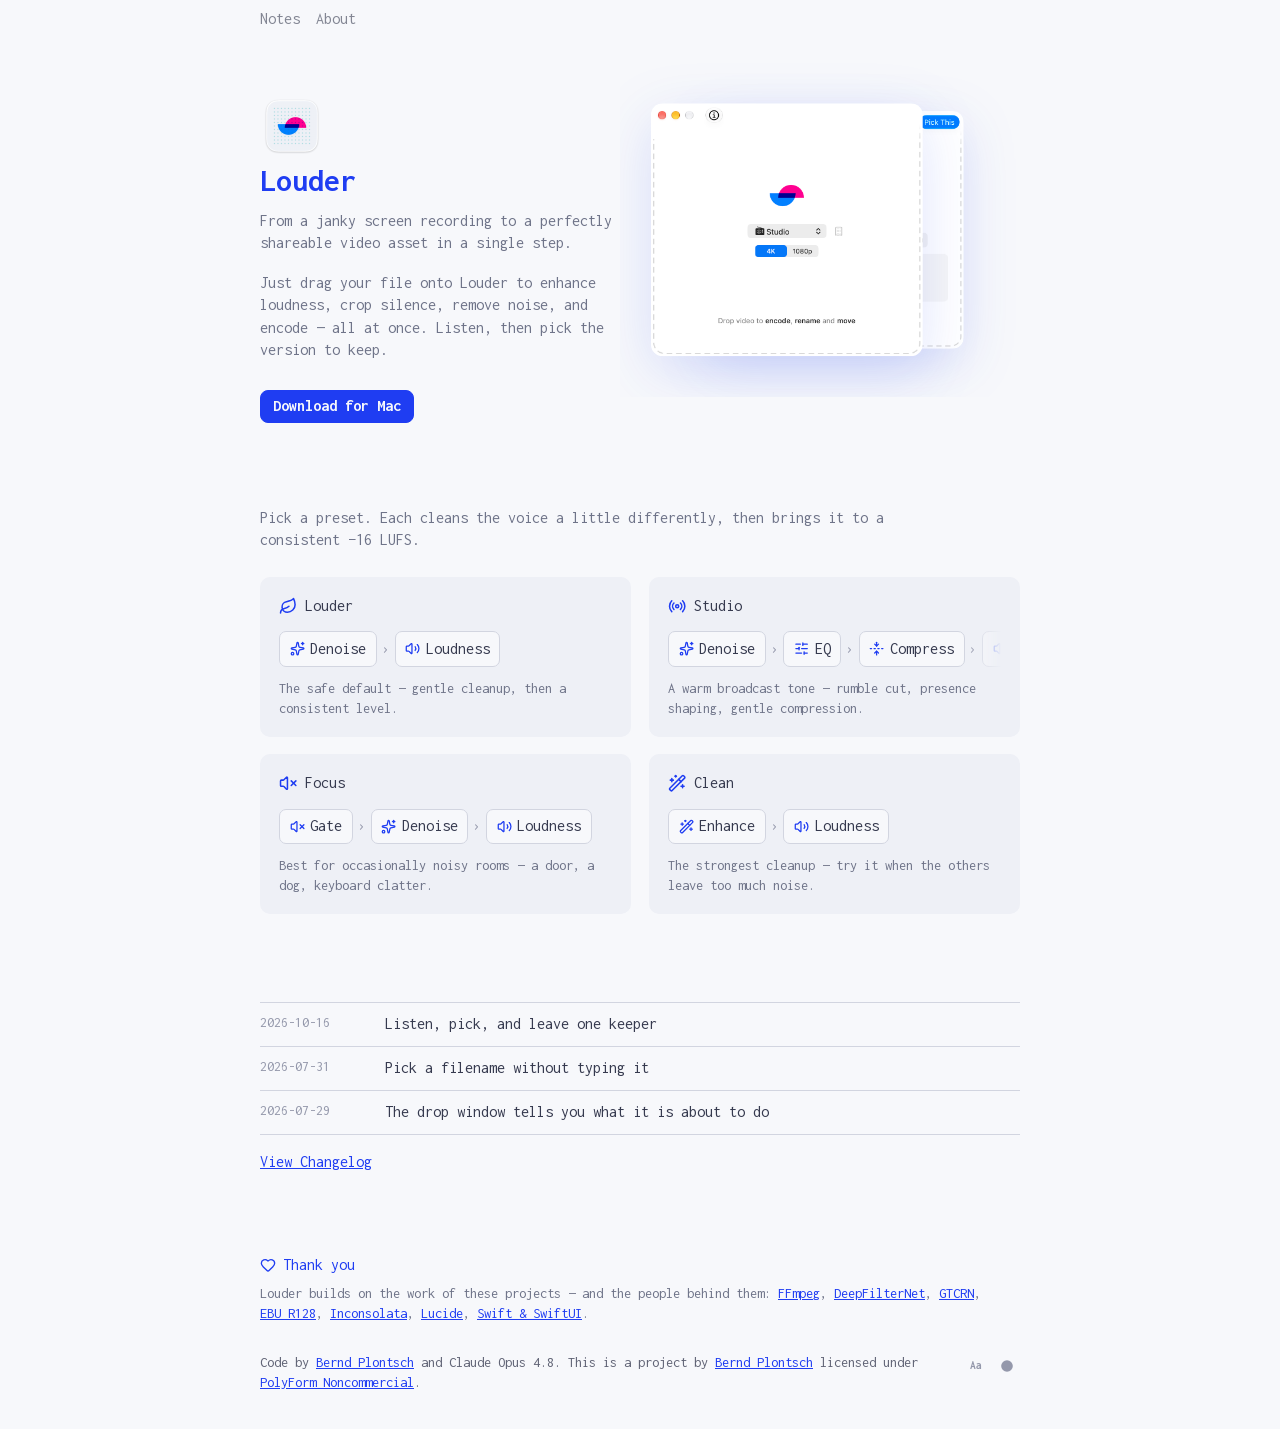
<file: docs/blog/index.html>
<!DOCTYPE html>
<!--
  Louder Website — self-contained static HTML served by GitHub Pages from /docs.
-->
<html lang="en">
<head>
<meta charset="utf-8">
<meta name="viewport" content="width=device-width, initial-scale=1">
<title>Louder for macOS</title>
<meta name="description" content="Louder is an open-source macOS app: drop a video and the voice gets loud and clear — loudness, denoise, silence-crop and re-encode in one step.">
<meta name="theme-color" content="#1e1e2e" media="(prefers-color-scheme: dark)">
<meta name="theme-color" content="#f7f8fb" media="(prefers-color-scheme: light)">
<link rel="canonical" href="https://berndpl.github.io/Louder/blog/">

<meta property="og:type" content="website">
<meta property="og:site_name" content="Louder">
<meta property="og:title" content="Louder for macOS">
<meta property="og:description" content="Drop a video. The voice gets loud and clear. That's it. An open-source macOS app.">
<meta property="og:url" content="https://berndpl.github.io/Louder/blog/">
<meta property="og:image" content="https://berndpl.github.io/Louder/blog/img/og.png">
<meta property="og:image:width" content="1200">
<meta property="og:image:height" content="630">
<meta property="og:image:alt" content="Louder for macOS — app icon and tagline">

<meta name="twitter:card" content="summary_large_image">
<meta name="twitter:title" content="Louder for macOS">
<meta name="twitter:description" content="Drop a video. The voice gets loud and clear. That's it. An open-source macOS app.">
<meta name="twitter:image" content="https://berndpl.github.io/Louder/blog/img/og.png">

<link rel="icon" href="img/favicon.ico" sizes="any">
<link rel="icon" href="img/favicon-16.png" type="image/png" sizes="16x16">
<link rel="icon" href="img/favicon-32.png" type="image/png" sizes="32x32">
<link rel="icon" href="img/favicon-48.png" type="image/png" sizes="48x48">
<link rel="apple-touch-icon" href="img/apple-touch-icon.png" sizes="180x180">
<link rel="icon" href="img/icon.png" type="image/png" sizes="256x256">
<script src="family-theme.js"></script>
<link rel="stylesheet" href="style.css">
<link rel="stylesheet" href="project-theme.css">
<link rel="stylesheet" href="family-theme.css">
<link rel="stylesheet" href="family-typography.css">
<link rel="stylesheet" href="family-header.css">
<link rel="stylesheet" href="family-footer.css">
<link rel="stylesheet" href="family-actions.css">
</head>
<body>
<a class="skip-link" href="#top">Skip to content</a>
<header class="topbar">
  <div class="topbar-inner">
    <div class="nav-left">
      <nav class="site-nav" aria-label="Bernd Plontsch">
        <a class="nav-link notes-link" href="https://notes.plontsch.de/">Notes</a>
        <a class="nav-link about-link" href="https://plontsch.de/">About</a>
      </nav>
    </div>
  </div>
</header>

<svg xmlns="http://www.w3.org/2000/svg" width="0" height="0" style="position:absolute" fill="none" stroke="currentColor" stroke-width="2" stroke-linecap="round" stroke-linejoin="round" aria-hidden="true">
  <symbol id="i-leaf" viewBox="0 0 24 24"><path d="M11 20A7 7 0 0 1 9.8 6.1C15.5 5 17 4.48 19 2c1 2 2 4.18 2 8 0 5.5-4.78 10-10 10Z"/><path d="M2 21c0-3 1.85-5.36 5.08-6C9.5 14.52 12 13 13 12"/></symbol>
  <symbol id="i-radio" viewBox="0 0 24 24"><path d="M16.247 7.761a6 6 0 0 1 0 8.478"/><path d="M19.075 4.933a10 10 0 0 1 0 14.134"/><path d="M4.925 19.067a10 10 0 0 1 0-14.134"/><path d="M7.753 16.239a6 6 0 0 1 0-8.478"/><circle cx="12" cy="12" r="2"/></symbol>
  <symbol id="i-volume-x" viewBox="0 0 24 24"><path d="M11 4.702a.705.705 0 0 0-1.203-.498L6.413 7.587A1.4 1.4 0 0 1 5.416 8H3a1 1 0 0 0-1 1v6a1 1 0 0 0 1 1h2.416a1.4 1.4 0 0 1 .997.413l3.383 3.384A.705.705 0 0 0 11 19.298z"/><line x1="22" x2="16" y1="9" y2="15"/><line x1="16" x2="22" y1="9" y2="15"/></symbol>
  <symbol id="i-wand-sparkles" viewBox="0 0 24 24"><path d="m21.64 3.64-1.28-1.28a1.21 1.21 0 0 0-1.72 0L2.36 18.64a1.21 1.21 0 0 0 0 1.72l1.28 1.28a1.2 1.2 0 0 0 1.72 0L21.64 5.36a1.2 1.2 0 0 0 0-1.72"/><path d="m14 7 3 3"/><path d="M5 6v4"/><path d="M19 14v4"/><path d="M10 2v2"/><path d="M7 8H3"/><path d="M21 16h-4"/><path d="M11 3H9"/></symbol>
  <symbol id="i-sparkles" viewBox="0 0 24 24"><path d="M11.017 2.814a1 1 0 0 1 1.966 0l1.051 5.558a2 2 0 0 0 1.594 1.594l5.558 1.051a1 1 0 0 1 0 1.966l-5.558 1.051a2 2 0 0 0-1.594 1.594l-1.051 5.558a1 1 0 0 1-1.966 0l-1.051-5.558a2 2 0 0 0-1.594-1.594l-5.558-1.051a1 1 0 0 1 0-1.966l5.558-1.051a2 2 0 0 0 1.594-1.594z"/><path d="M20 2v4"/><path d="M22 4h-4"/><circle cx="4" cy="20" r="2"/></symbol>
  <symbol id="i-volume-2" viewBox="0 0 24 24"><path d="M11 4.702a.705.705 0 0 0-1.203-.498L6.413 7.587A1.4 1.4 0 0 1 5.416 8H3a1 1 0 0 0-1 1v6a1 1 0 0 0 1 1h2.416a1.4 1.4 0 0 1 .997.413l3.383 3.384A.705.705 0 0 0 11 19.298z"/><path d="M16 9a5 5 0 0 1 0 6"/><path d="M19.364 18.364a9 9 0 0 0 0-12.728"/></symbol>
  <symbol id="i-sliders-horizontal" viewBox="0 0 24 24"><path d="M10 5H3"/><path d="M12 19H3"/><path d="M14 3v4"/><path d="M16 17v4"/><path d="M21 12h-9"/><path d="M21 19h-5"/><path d="M21 5h-7"/><path d="M8 10v4"/><path d="M8 12H3"/></symbol>
  <symbol id="i-fold-vertical" viewBox="0 0 24 24"><path d="M12 22v-6"/><path d="M12 8V2"/><path d="M4 12H2"/><path d="M10 12H8"/><path d="M16 12h-2"/><path d="M22 12h-2"/><path d="m15 19-3-3-3 3"/><path d="m15 5-3 3-3-3"/></symbol>
  <symbol id="i-heart" viewBox="0 0 24 24"><path d="M2 9.5a5.5 5.5 0 0 1 9.591-3.676.56.56 0 0 0 .818 0A5.49 5.49 0 0 1 22 9.5c0 2.29-1.5 4-3 5.5l-5.492 5.313a2 2 0 0 1-3 .019L5 15c-1.5-1.5-3-3.2-3-5.5"/></symbol>
</svg>

<main id="top" tabindex="-1">
  <header class="hero hero-with-shot">
    <div class="hero-copy">
      <img class="hero-icon" src="img/icon.png" alt="Louder app icon" width="256" height="256">
      <h1>Louder</h1>
      <p class="tagline">From a janky screen recording to a perfectly shareable video asset in a single step.</p>
      <p class="short">Just drag your file onto Louder to enhance loudness, crop silence, remove noise, and encode — all at once. Listen, then pick the version to keep.</p>
      <p class="hero-cta">
        <a class="action-link" href="https://github.com/berndpl/Louder/releases/latest">Download for Mac</a>
      </p>
    </div>
    <figure class="hero-shot screen-stack" aria-label="Louder app screenshots">
      <div class="screen is-front"><img src="img/hero-drop.png" alt="Louder — choose a preset and drop a recording" width="920" height="856"></div>
      <div class="screen is-mid"><img src="img/hero-compare.png" alt="Louder — select a result, choose whether to keep the original, then Pick This" width="920" height="856"></div>
      <button class="screen-cycle" type="button" aria-label="Show next Louder screenshot"></button>
    </figure>
  </header>

  <section id="presets" aria-label="Presets">
    <p class="section-lead">Pick a preset. Each cleans the voice a little differently, then brings it to a consistent −16&nbsp;LUFS.</p>
    <div class="presets">
      <article class="preset">
        <h3><svg class="sym" aria-hidden="true"><use href="#i-leaf"/></svg>Louder</h3>
        <div class="chain">
          <button class="node" data-detail="DeepFilterNet3 removes steady background noise and hiss, keeping the voice intact."><svg class="sym" aria-hidden="true"><use href="#i-sparkles"/></svg>Denoise</button>
          <span class="arrow">›</span>
          <button class="node" data-detail="Normalizes to −16 LUFS (EBU R128), encoded as 48 kHz AAC-LC."><svg class="sym" aria-hidden="true"><use href="#i-volume-2"/></svg>Loudness</button>
        </div>
        <p class="step-detail">The safe default — gentle cleanup, then a consistent level.</p>
      </article>

      <article class="preset">
        <h3><svg class="sym" aria-hidden="true"><use href="#i-radio"/></svg>Studio</h3>
        <div class="chain">
          <button class="node" data-detail="DeepFilterNet3 removes steady background noise and hiss, keeping the voice intact."><svg class="sym" aria-hidden="true"><use href="#i-sparkles"/></svg>Denoise</button>
          <span class="arrow">›</span>
          <button class="node" data-detail="Corrective tone shaping — high-pass, warmth, presence and de-harsh EQ."><svg class="sym" aria-hidden="true"><use href="#i-sliders-horizontal"/></svg>EQ</button>
          <span class="arrow">›</span>
          <button class="node" data-detail="Evens out level dynamics for a steadier, broadcast feel."><svg class="sym" aria-hidden="true"><use href="#i-fold-vertical"/></svg>Compress</button>
          <span class="arrow">›</span>
          <button class="node" data-detail="Normalizes to −16 LUFS (EBU R128), encoded as 48 kHz AAC-LC."><svg class="sym" aria-hidden="true"><use href="#i-volume-2"/></svg>Loudness</button>
        </div>
        <p class="step-detail">A warm broadcast tone — rumble cut, presence shaping, gentle compression.</p>
      </article>

      <article class="preset">
        <h3><svg class="sym" aria-hidden="true"><use href="#i-volume-x"/></svg>Focus</h3>
        <div class="chain">
          <button class="node" data-detail="Ducks intermittent background events between words (Apple SoundAnalysis)."><svg class="sym" aria-hidden="true"><use href="#i-volume-x"/></svg>Gate</button>
          <span class="arrow">›</span>
          <button class="node" data-detail="DeepFilterNet3 removes steady background noise and hiss, keeping the voice intact."><svg class="sym" aria-hidden="true"><use href="#i-sparkles"/></svg>Denoise</button>
          <span class="arrow">›</span>
          <button class="node" data-detail="Normalizes to −16 LUFS (EBU R128), encoded as 48 kHz AAC-LC."><svg class="sym" aria-hidden="true"><use href="#i-volume-2"/></svg>Loudness</button>
        </div>
        <p class="step-detail">Best for occasionally noisy rooms — a door, a dog, keyboard clatter.</p>
      </article>

      <article class="preset">
        <h3><svg class="sym" aria-hidden="true"><use href="#i-wand-sparkles"/></svg>Clean</h3>
        <div class="chain">
          <button class="node" data-detail="Rebuilds the voice with an on-device neural model (GTCRN). Band-limited — clearer but slightly duller."><svg class="sym" aria-hidden="true"><use href="#i-wand-sparkles"/></svg>Enhance</button>
          <span class="arrow">›</span>
          <button class="node" data-detail="Normalizes to −16 LUFS (EBU R128), encoded as 48 kHz AAC-LC."><svg class="sym" aria-hidden="true"><use href="#i-volume-2"/></svg>Loudness</button>
        </div>
        <p class="step-detail">The strongest cleanup — try it when the others leave too much noise.</p>
      </article>
    </div>
  </section>

  <section id="posts" aria-label="Recent changes">
    <div class="log">
      <a class="log-row" href="changelog.html#pick-this"><time class="log-date" datetime="2026-10-16">2026-10-16</time><p class="log-title">Listen, pick, and leave one keeper</p></a>
      <a class="log-row" href="changelog.html#filename-menu"><time class="log-date" datetime="2026-07-31">2026-07-31</time><p class="log-title">Pick a filename without typing it</p></a>
      <a class="log-row" href="changelog.html#drop-screen-options"><time class="log-date" datetime="2026-07-29">2026-07-29</time><p class="log-title">The drop window tells you what it is about to do</p></a>
    </div>
    <a class="changelog-cta" href="changelog.html">View Changelog</a>
  </section>

  <section id="thanks" class="colophon" aria-labelledby="thanks-title">
    <h2 id="thanks-title"><svg class="sym" aria-hidden="true"><use href="#i-heart"/></svg> Thank you</h2>
    <p class="thanks-intro">Louder builds on the work of these projects — and the people behind them:
      <a href="https://ffmpeg.org">FFmpeg</a>,
      <a href="https://github.com/Rikorose/DeepFilterNet">DeepFilterNet</a>,
      <a href="https://github.com/Xiaobin-Rong/gtcrn">GTCRN</a>,
      <a href="https://tech.ebu.ch/publications/r128">EBU R128</a>,
      <a href="https://github.com/googlefonts/Inconsolata">Inconsolata</a>,
      <a href="https://lucide.dev">Lucide</a>,
      <a href="https://www.swift.org">Swift &amp; SwiftUI</a>.
    </p>
  </section>
</main>

<footer>
  <div class="footer-row">
    <p>Code by <a href="https://plontsch.de/">Bernd Plontsch</a> and Claude Opus 4.8. This is a project by <a href="https://plontsch.de/">Bernd Plontsch</a> licensed under <a href="https://github.com/berndpl/Louder/blob/main/LICENSE">PolyForm Noncommercial</a>.</p>
    <div class="footer-controls">
      <button class="font-toggle" type="button" aria-label="Switch font">Aa</button>
      <button class="theme-toggle" type="button" aria-label="Toggle color theme"></button>
    </div>
  </div>
</footer>

<script src="family-footer.js"></script>
<script>
function updateChainFade(chain) {
  var more = chain.scrollWidth - chain.clientWidth - chain.scrollLeft > 2;
  chain.classList.toggle('can-scroll-right', more);
}

function updateChainFades() {
  document.querySelectorAll('.chain').forEach(updateChainFade);
}

document.querySelectorAll('.chain').forEach(function (chain) {
  chain.addEventListener('scroll', function () { updateChainFade(chain); });
});
window.addEventListener('resize', updateChainFades);
updateChainFades();

(function () {
  var stack = document.querySelector('.screen-stack');
  if (!stack) return;
  var items = [].slice.call(stack.children);
  var cycleButton = stack.querySelector('.screen-cycle');
  items = items.filter(function (element) { return element.classList.contains('screen'); });
  if (items.length < 2) return;
  var slots = ['is-front', 'is-mid', 'is-back'];
  var order = items.slice();

  function render() {
    order.forEach(function (element, index) {
      slots.forEach(function (slot) { element.classList.remove(slot); });
      element.classList.add(slots[Math.min(index, slots.length - 1)]);
    });
  }

  function advance() {
    order = order.slice(1).concat(order.slice(0, 1));
    render();
  }

  cycleButton.addEventListener('click', advance);
  render();
})();

document.querySelectorAll('.preset').forEach(function (card) {
  var detail = card.querySelector('.step-detail');
  var defaultDetail = detail.textContent;
  var nodes = card.querySelectorAll('.node');

  function show(node) {
    nodes.forEach(function (item) { item.classList.remove('active'); });
    node.classList.add('active');
    detail.textContent = node.dataset.detail;
  }

  function reset() {
    nodes.forEach(function (item) { item.classList.remove('active'); });
    detail.textContent = defaultDetail;
  }

  nodes.forEach(function (node) {
    node.addEventListener('mouseenter', function () { show(node); });
    node.addEventListener('focus', function () { show(node); });
    node.addEventListener('click', function () { show(node); });
  });

  card.addEventListener('mouseleave', function () {
    if (!card.contains(document.activeElement)) reset();
  });
  card.addEventListener('focusout', function (event) {
    if (!card.contains(event.relatedTarget)) reset();
  });
});
</script>
</body>
</html>
</file>
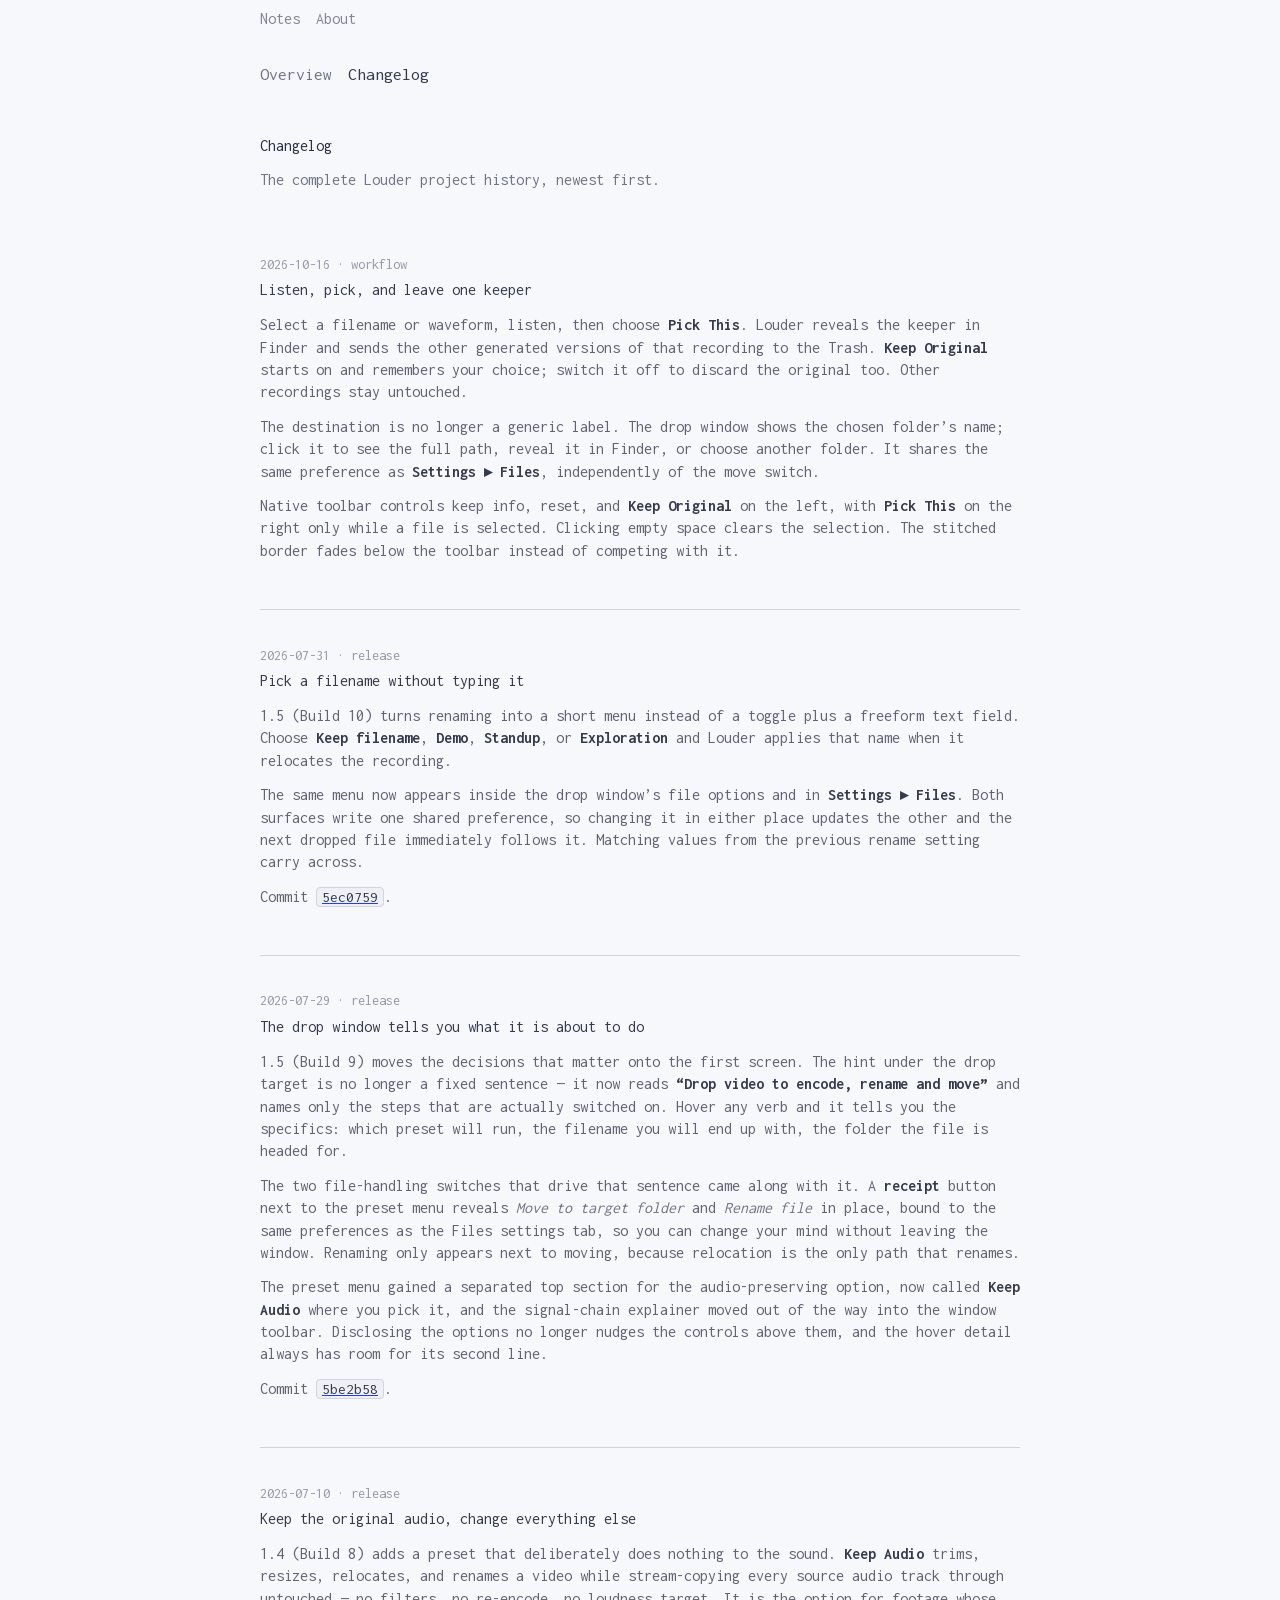
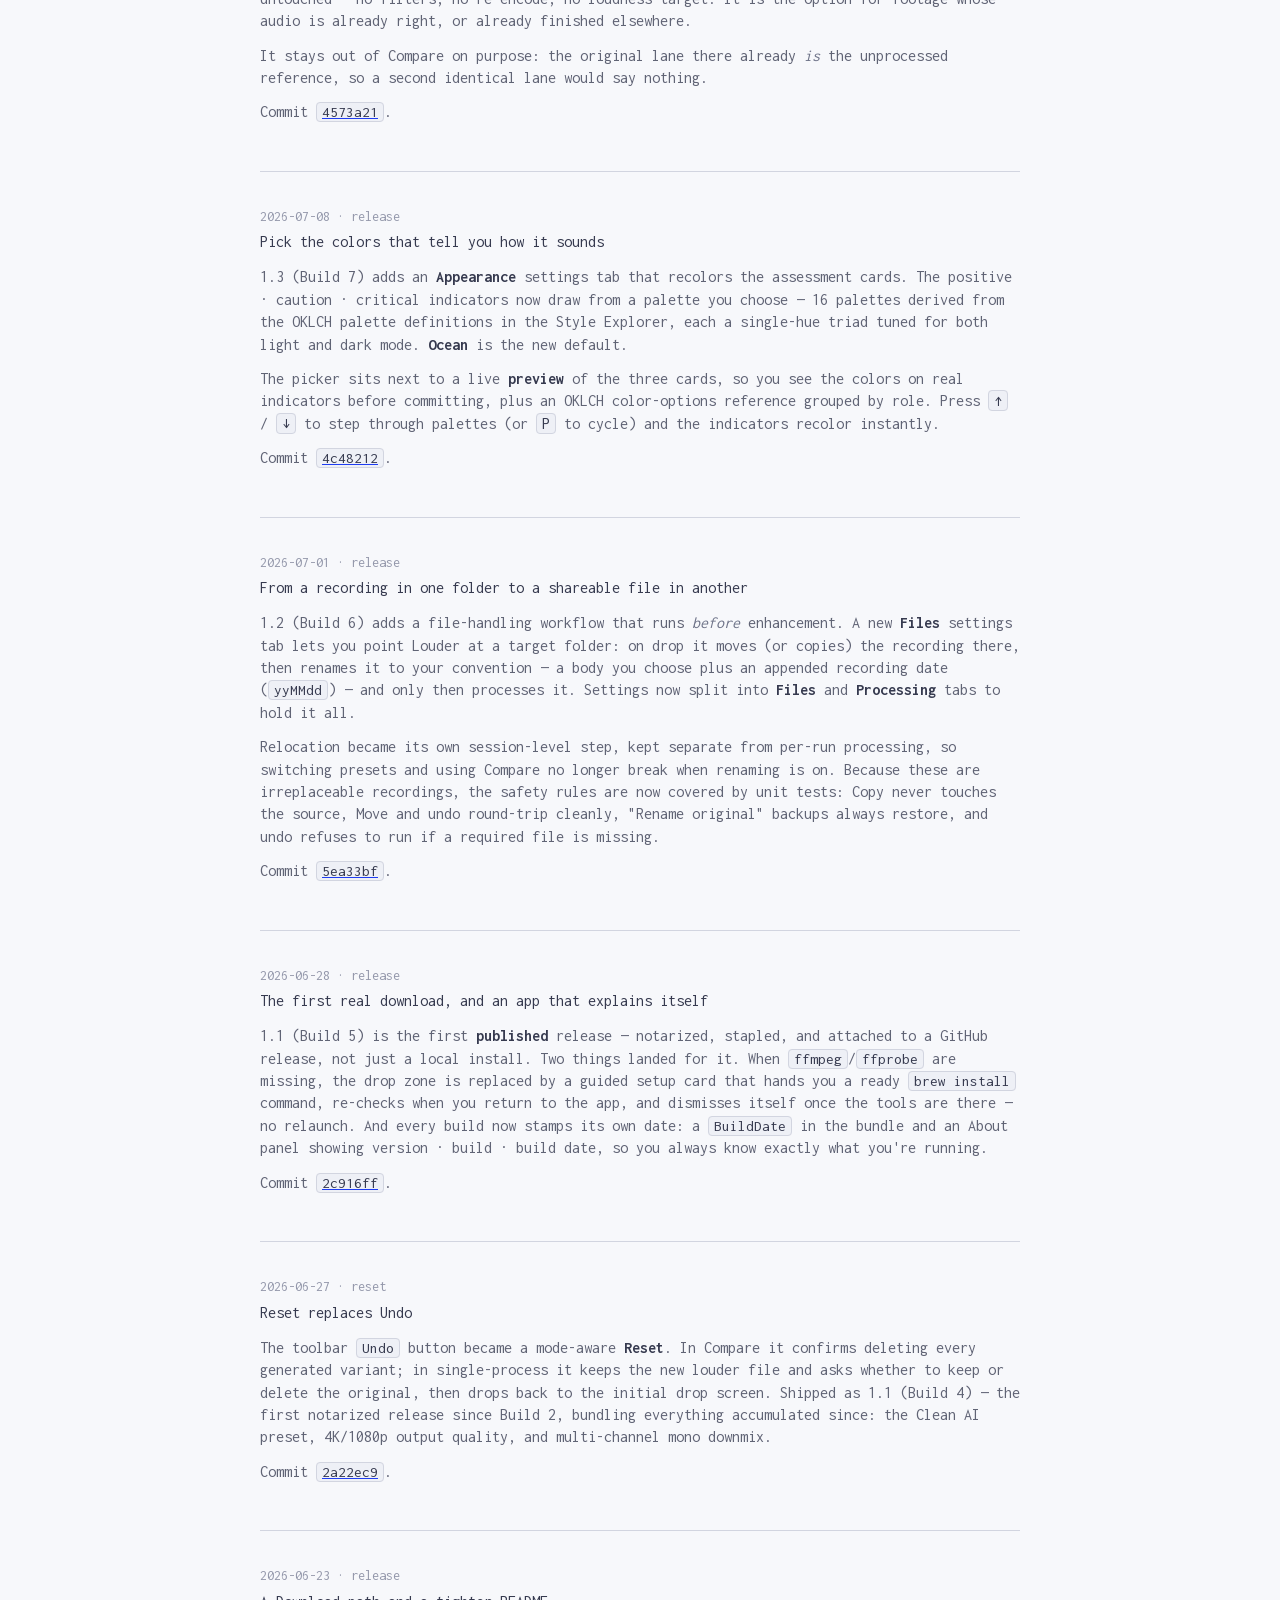
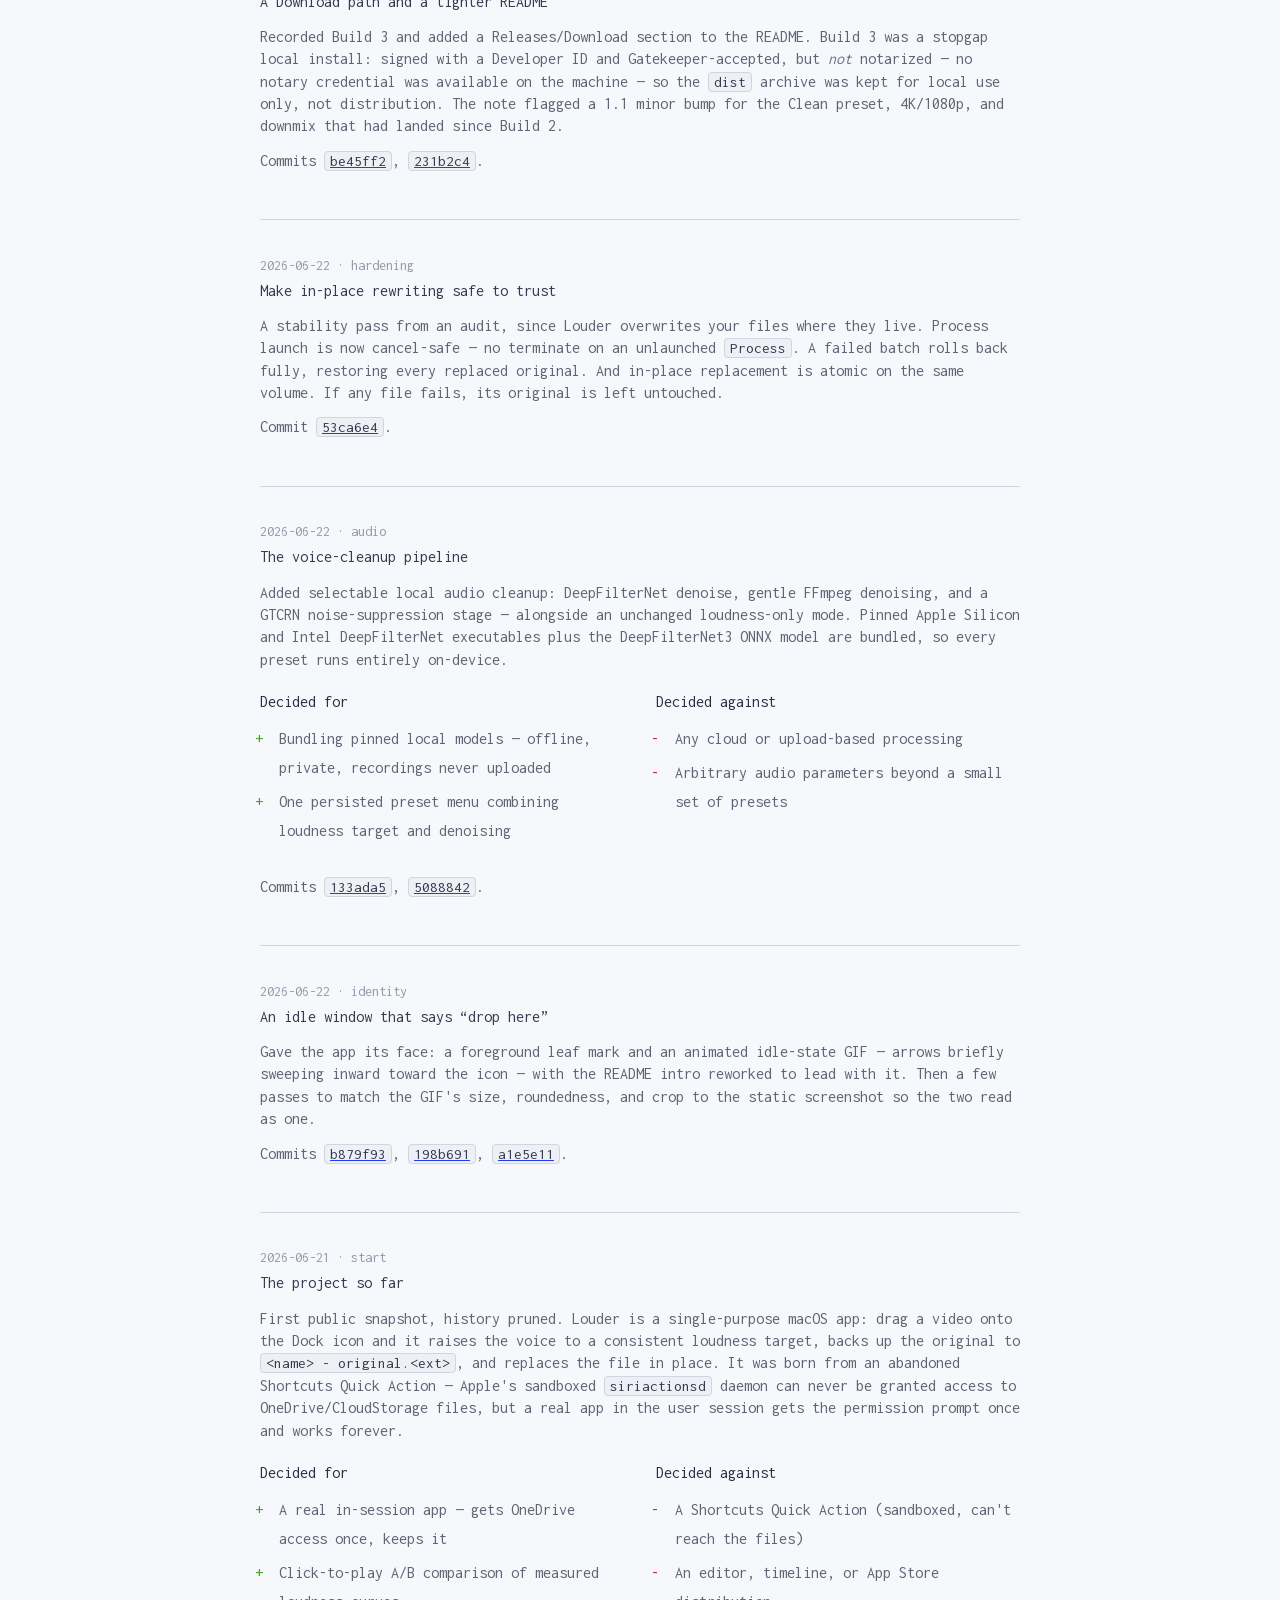
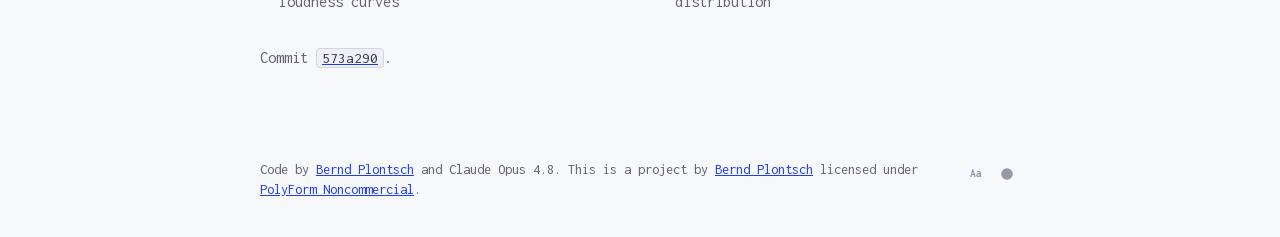
<file: docs/blog/changelog.html>
<!DOCTYPE html>
<html lang="en">
<head>
<meta charset="utf-8">
<meta name="viewport" content="width=device-width, initial-scale=1">
<title>Changelog — Louder for macOS</title>
<meta name="description" content="The complete Louder for macOS project changelog.">
<meta name="theme-color" content="#1e1e2e" media="(prefers-color-scheme: dark)">
<meta name="theme-color" content="#f7f8fb" media="(prefers-color-scheme: light)">
<link rel="canonical" href="https://berndpl.github.io/Louder/blog/changelog.html">
<link rel="icon" href="img/favicon.ico" sizes="any">
<link rel="icon" href="img/favicon-16.png" type="image/png" sizes="16x16">
<link rel="icon" href="img/favicon-32.png" type="image/png" sizes="32x32">
<link rel="icon" href="img/favicon-48.png" type="image/png" sizes="48x48">
<link rel="apple-touch-icon" href="img/apple-touch-icon.png" sizes="180x180">
<link rel="icon" href="img/icon.png" type="image/png" sizes="256x256">
<script src="family-theme.js"></script>
<link rel="stylesheet" href="style.css">
<link rel="stylesheet" href="project-theme.css">
<link rel="stylesheet" href="family-theme.css">
<link rel="stylesheet" href="family-typography.css">
<link rel="stylesheet" href="family-header.css">
<link rel="stylesheet" href="family-footer.css">
<link rel="stylesheet" href="family-actions.css">
</head>
<body>
<a class="skip-link" href="#top">Skip to content</a>
<header class="topbar">
  <div class="topbar-inner">
    <div class="nav-left">
      <nav class="site-nav" aria-label="Bernd Plontsch">
        <a class="nav-link notes-link" href="https://notes.plontsch.de/">Notes</a>
        <a class="nav-link about-link" href="https://plontsch.de/">About</a>
      </nav>
    </div>
  </div>
</header>

<main id="top" class="changelog-page" tabindex="-1">
  <nav class="page-nav" aria-label="Louder pages">
    <a href="./">Overview</a>
    <a href="changelog.html" aria-current="page">Changelog</a>
  </nav>

  <header>
    <h1>Changelog</h1>
    <p>The complete Louder project history, newest first.</p>
  </header>

  <section class="changelog-entries" aria-label="Complete changelog">
    <article id="pick-this" class="entry">
      <div class="date">2026-10-16 · workflow</div>
      <h2>Listen, pick, and leave one keeper</h2>
      <p>Select a filename or waveform, listen, then choose <strong>Pick This</strong>. Louder reveals the keeper in Finder and sends the other generated versions of that recording to the Trash. <strong>Keep Original</strong> starts on and remembers your choice; switch it off to discard the original too. Other recordings stay untouched.</p>
      <p>The destination is no longer a generic label. The drop window shows the chosen folder&rsquo;s name; click it to see the full path, reveal it in Finder, or choose another folder. It shares the same preference as <strong>Settings ▸ Files</strong>, independently of the move switch.</p>
      <p>Native toolbar controls keep info, reset, and <strong>Keep Original</strong> on the left, with <strong>Pick This</strong> on the right only while a file is selected. Clicking empty space clears the selection. The stitched border fades below the toolbar instead of competing with it.</p>
    </article>

    <article id="filename-menu" class="entry">
      <div class="date">2026-07-31 · release</div>
      <h2>Pick a filename without typing it</h2>
      <p>1.5 (Build 10) turns renaming into a short menu instead of a toggle plus a freeform text field. Choose <strong>Keep filename</strong>, <strong>Demo</strong>, <strong>Standup</strong>, or <strong>Exploration</strong> and Louder applies that name when it relocates the recording.</p>
      <p>The same menu now appears inside the drop window&rsquo;s file options and in <strong>Settings ▸ Files</strong>. Both surfaces write one shared preference, so changing it in either place updates the other and the next dropped file immediately follows it. Matching values from the previous rename setting carry across.</p>
      <p>Commit <a href="https://github.com/berndpl/Louder/commit/5ec07596dc3eb197df4e3c69f394a95f684e5680"><code>5ec0759</code></a>.</p>
    </article>

    <article id="drop-screen-options" class="entry">
      <div class="date">2026-07-29 · release</div>
      <h2>The drop window tells you what it is about to do</h2>
      <p>1.5 (Build 9) moves the decisions that matter onto the first screen. The hint under the drop target is no longer a fixed sentence — it now reads <strong>&ldquo;Drop video to encode, rename and move&rdquo;</strong> and names only the steps that are actually switched on. Hover any verb and it tells you the specifics: which preset will run, the filename you will end up with, the folder the file is headed for.</p>
      <p>The two file-handling switches that drive that sentence came along with it. A <strong>receipt</strong> button next to the preset menu reveals <em>Move to target folder</em> and <em>Rename file</em> in place, bound to the same preferences as the Files settings tab, so you can change your mind without leaving the window. Renaming only appears next to moving, because relocation is the only path that renames.</p>
      <p>The preset menu gained a separated top section for the audio-preserving option, now called <strong>Keep Audio</strong> where you pick it, and the signal-chain explainer moved out of the way into the window toolbar. Disclosing the options no longer nudges the controls above them, and the hover detail always has room for its second line.</p>
      <p>Commit <a href="https://github.com/berndpl/Louder/commit/5be2b5815ec8999118991c345091c993606c5c4b"><code>5be2b58</code></a>.</p>
    </article>

    <article id="keep-audio" class="entry">
      <div class="date">2026-07-10 · release</div>
      <h2>Keep the original audio, change everything else</h2>
      <p>1.4 (Build 8) adds a preset that deliberately does nothing to the sound. <strong>Keep Audio</strong> trims, resizes, relocates, and renames a video while stream-copying every source audio track through untouched — no filters, no re-encode, no loudness target. It is the option for footage whose audio is already right, or already finished elsewhere.</p>
      <p>It stays out of Compare on purpose: the original lane there already <em>is</em> the unprocessed reference, so a second identical lane would say nothing.</p>
      <p>Commit <a href="https://github.com/berndpl/Louder/commit/4573a219e5075bd2c571829fcc1345e8b11f19e9"><code>4573a21</code></a>.</p>
    </article>

    <article id="appearance-colors" class="entry">
      <div class="date">2026-07-08 · release</div>
      <h2>Pick the colors that tell you how it sounds</h2>
      <p>1.3 (Build 7) adds an <strong>Appearance</strong> settings tab that recolors the assessment cards. The positive · caution · critical indicators now draw from a palette you choose — 16 palettes derived from the OKLCH palette definitions in the Style Explorer, each a single-hue triad tuned for both light and dark mode. <strong>Ocean</strong> is the new default.</p>
      <p>The picker sits next to a live <strong>preview</strong> of the three cards, so you see the colors on real indicators before committing, plus an OKLCH color-options reference grouped by role. Press <kbd>↑</kbd> / <kbd>↓</kbd> to step through palettes (or <kbd>P</kbd> to cycle) and the indicators recolor instantly.</p>
      <p>Commit <a href="https://github.com/berndpl/Louder/commit/4c48212f1bf18ec1a921abcde26b073b7d70bdbc"><code>4c48212</code></a>.</p>
    </article>

    <article id="file-workflow" class="entry">
      <div class="date">2026-07-01 · release</div>
      <h2>From a recording in one folder to a shareable file in another</h2>
      <p>1.2 (Build 6) adds a file-handling workflow that runs <em>before</em> enhancement. A new <strong>Files</strong> settings tab lets you point Louder at a target folder: on drop it moves (or copies) the recording there, then renames it to your convention — a body you choose plus an appended recording date (<code>yyMMdd</code>) — and only then processes it. Settings now split into <strong>Files</strong> and <strong>Processing</strong> tabs to hold it all.</p>
      <p>Relocation became its own session-level step, kept separate from per-run processing, so switching presets and using Compare no longer break when renaming is on. Because these are irreplaceable recordings, the safety rules are now covered by unit tests: Copy never touches the source, Move and undo round-trip cleanly, "Rename original" backups always restore, and undo refuses to run if a required file is missing.</p>
      <p>Commit <a href="https://github.com/berndpl/Louder/commit/5ea33bfa4d1e09855f340e0df7b534c9fecef855"><code>5ea33bf</code></a>.</p>
    </article>

    <article id="first-download" class="entry">
      <div class="date">2026-06-28 · release</div>
      <h2>The first real download, and an app that explains itself</h2>
      <p>1.1 (Build 5) is the first <strong>published</strong> release — notarized, stapled, and attached to a GitHub release, not just a local install. Two things landed for it. When <code>ffmpeg</code>/<code>ffprobe</code> are missing, the drop zone is replaced by a guided setup card that hands you a ready <code>brew install</code> command, re-checks when you return to the app, and dismisses itself once the tools are there — no relaunch. And every build now stamps its own date: a <code>BuildDate</code> in the bundle and an About panel showing version · build · build date, so you always know exactly what you're running.</p>
      <p>Commit <a href="https://github.com/berndpl/Louder/commit/2c916ff3d564c996d222623aae7a6ee247e9398d"><code>2c916ff</code></a>.</p>
    </article>

    <article id="reset-replaces-undo" class="entry">
      <div class="date">2026-06-27 · reset</div>
      <h2>Reset replaces Undo</h2>
      <p>The toolbar <code>Undo</code> button became a mode-aware <strong>Reset</strong>. In Compare it confirms deleting every generated variant; in single-process it keeps the new louder file and asks whether to keep or delete the original, then drops back to the initial drop screen. Shipped as 1.1 (Build 4) — the first notarized release since Build 2, bundling everything accumulated since: the Clean AI preset, 4K/1080p output quality, and multi-channel mono downmix.</p>
      <p>Commit <a href="https://github.com/berndpl/Louder/commit/2a22ec9b9438fd6c1288c81a5a11e30f04af107d"><code>2a22ec9</code></a>.</p>
    </article>

    <article id="download-path" class="entry">
      <div class="date">2026-06-23 · release</div>
      <h2>A Download path and a tighter README</h2>
      <p>Recorded Build 3 and added a Releases/Download section to the README. Build 3 was a stopgap local install: signed with a Developer ID and Gatekeeper-accepted, but <em>not</em> notarized — no notary credential was available on the machine — so the <code>dist</code> archive was kept for local use only, not distribution. The note flagged a 1.1 minor bump for the Clean preset, 4K/1080p, and downmix that had landed since Build 2.</p>
      <p>Commits <a href="https://github.com/berndpl/Louder/commit/be45ff2"><code>be45ff2</code></a>, <a href="https://github.com/berndpl/Louder/commit/231b2c4"><code>231b2c4</code></a>.</p>
    </article>

    <article id="safe-rewriting" class="entry">
      <div class="date">2026-06-22 · hardening</div>
      <h2>Make in-place rewriting safe to trust</h2>
      <p>A stability pass from an audit, since Louder overwrites your files where they live. Process launch is now cancel-safe — no terminate on an unlaunched <code>Process</code>. A failed batch rolls back fully, restoring every replaced original. And in-place replacement is atomic on the same volume. If any file fails, its original is left untouched.</p>
      <p>Commit <a href="https://github.com/berndpl/Louder/commit/53ca6e4a01c3621b2978163f3ddec861267c1424"><code>53ca6e4</code></a>.</p>
    </article>

    <article id="voice-cleanup-pipeline" class="entry">
      <div class="date">2026-06-22 · audio</div>
      <h2>The voice-cleanup pipeline</h2>
      <p>Added selectable local audio cleanup: DeepFilterNet denoise, gentle FFmpeg denoising, and a GTCRN noise-suppression stage — alongside an unchanged loudness-only mode. Pinned Apple Silicon and Intel DeepFilterNet executables plus the DeepFilterNet3 ONNX model are bundled, so every preset runs entirely on-device.</p>
      <div class="decisions">
        <div class="card"><h3>Decided for</h3><ul class="for">
          <li>Bundling pinned local models — offline, private, recordings never uploaded</li>
          <li>One persisted preset menu combining loudness target and denoising</li>
        </ul></div>
        <div class="card"><h3>Decided against</h3><ul class="against">
          <li>Any cloud or upload-based processing</li>
          <li>Arbitrary audio parameters beyond a small set of presets</li>
        </ul></div>
      </div>
      <p>Commits <a href="https://github.com/berndpl/Louder/commit/133ada5"><code>133ada5</code></a>, <a href="https://github.com/berndpl/Louder/commit/5088842"><code>5088842</code></a>.</p>
    </article>

    <article id="drop-here-identity" class="entry">
      <div class="date">2026-06-22 · identity</div>
      <h2>An idle window that says &ldquo;drop here&rdquo;</h2>
      <p>Gave the app its face: a foreground leaf mark and an animated idle-state GIF — arrows briefly sweeping inward toward the icon — with the README intro reworked to lead with it. Then a few passes to match the GIF's size, roundedness, and crop to the static screenshot so the two read as one.</p>
      <p>Commits <a href="https://github.com/berndpl/Louder/commit/b879f93"><code>b879f93</code></a>, <a href="https://github.com/berndpl/Louder/commit/198b691"><code>198b691</code></a>, <a href="https://github.com/berndpl/Louder/commit/a1e5e11"><code>a1e5e11</code></a>.</p>
    </article>

    <article id="project-start" class="entry">
      <div class="date">2026-06-21 · start</div>
      <h2>The project so far</h2>
      <p>First public snapshot, history pruned. Louder is a single-purpose macOS app: drag a video onto the Dock icon and it raises the voice to a consistent loudness target, backs up the original to <code>&lt;name&gt; - original.&lt;ext&gt;</code>, and replaces the file in place. It was born from an abandoned Shortcuts Quick Action — Apple's sandboxed <code>siriactionsd</code> daemon can never be granted access to OneDrive/CloudStorage files, but a real app in the user session gets the permission prompt once and works forever.</p>
      <div class="decisions">
        <div class="card"><h3>Decided for</h3><ul class="for">
          <li>A real in-session app — gets OneDrive access once, keeps it</li>
          <li>Click-to-play A/B comparison of measured loudness curves</li>
        </ul></div>
        <div class="card"><h3>Decided against</h3><ul class="against">
          <li>A Shortcuts Quick Action (sandboxed, can't reach the files)</li>
          <li>An editor, timeline, or App Store distribution</li>
        </ul></div>
      </div>
      <p>Commit <a href="https://github.com/berndpl/Louder/commit/573a290"><code>573a290</code></a>.</p>
    </article>
  </section>
</main>

<footer>
  <div class="footer-row">
    <p>Code by <a href="https://plontsch.de/">Bernd Plontsch</a> and Claude Opus 4.8. This is a project by <a href="https://plontsch.de/">Bernd Plontsch</a> licensed under <a href="https://github.com/berndpl/Louder/blob/main/LICENSE">PolyForm Noncommercial</a>.</p>
    <div class="footer-controls">
      <button class="font-toggle" type="button" aria-label="Switch font">Aa</button>
      <button class="theme-toggle" type="button" aria-label="Toggle color theme"></button>
    </div>
  </div>
</footer>

<script src="family-footer.js"></script>
</body>
</html>
</file>
<file: docs/blog/style.css>
/* Louder-specific layout, media, color placement, and interaction. */

* {
  box-sizing: border-box;
  margin: 0;
  padding: 0;
}

html {
  overflow-y: scroll;
  scroll-behavior: smooth;
}

body {
  color: var(--theme-text);
  background: var(--theme-base);
}

main:focus {
  outline: none;
}

a {
  color: var(--theme-link);
  text-decoration: none;
}

a:hover {
  color: var(--theme-hover);
  text-decoration: underline;
}

main a,
article a,
footer a {
  text-decoration: underline;
}

:where(a, button, [role="button"]):focus-visible {
  outline: 2px solid var(--theme-accent);
  outline-offset: 3px;
}

p,
li,
figcaption {
  color: rgba(var(--theme-body-rgb), var(--theme-body-alpha));
}

p {
  margin: .75rem 0;
}

ul {
  margin: .65rem 0;
  padding-left: 1.2rem;
}

li {
  margin: .35rem 0;
}

li::marker {
  color: var(--theme-overlay0);
}

b,
strong {
  color: var(--theme-text);
}

em {
  color: var(--theme-subtext0);
}

h1,
h2,
h3,
h4 {
  color: var(--theme-heading);
}

code,
kbd {
  padding: 1px 5px;
  color: var(--theme-text);
  background: var(--theme-mantle);
  border: 1px solid var(--theme-surface0);
  border-radius: 4px;
}

.hero {
  padding: 3.5rem 0 4.5rem;
}

.hero-with-shot {
  display: grid;
  grid-template-columns: repeat(2, minmax(0, 1fr));
  gap: 1.5rem;
  align-items: start;
}

.hero-icon {
  width: var(--family-hero-icon-size);
  height: var(--family-hero-icon-size);
  display: block;
  object-fit: contain;
}

.hero h1 {
  margin-top: .3rem;
  color: var(--theme-accent);
}

.tagline {
  margin-top: .6rem;
  color: var(--theme-subtext0);
}

.short {
  max-width: 38rem;
  margin-top: 1.1rem;
  color: var(--theme-subtext0);
}

.hero-cta {
  display: flex;
  align-items: flex-start;
  margin-top: 1.8rem;
}

.hero-shot {
  position: relative;
  width: 100%;
  margin: 0;
}

.screen-stack {
  aspect-ratio: 1.36 / 1;
  overflow: clip;
  overflow-clip-margin: 2rem;
  isolation: isolate;
}

.screen-cycle {
  position: absolute;
  inset: 0;
  z-index: 4;
  padding: 0;
  background: transparent;
  border: 0;
  border-radius: 12px;
  cursor: pointer;
}

.screen-cycle:focus-visible {
  outline: 2px solid var(--theme-accent);
  outline-offset: 4px;
}

.screen {
  position: absolute;
  top: 50%;
  left: 50%;
  width: 74%;
  aspect-ratio: 920 / 856;
  overflow: visible;
  border: 0;
  border-radius: 12px;
  background: transparent;
  transform-origin: 50% 50%;
  transition: transform .45s cubic-bezier(.4, 0, .2, 1), filter .25s ease;
}

.screen img {
  display: block;
  width: 100%;
  height: 100%;
  object-fit: contain;
  border: 0;
  border-radius: inherit;
  filter: drop-shadow(0 16px 28px color-mix(in srgb, var(--theme-accent) 14%, transparent));
}

.screen:focus-visible {
  outline-offset: 4px;
}

.screen.is-front {
  z-index: 3;
  transform: translate(-68%, -50%) scale(1);
}

.screen.is-mid {
  z-index: 2;
  transform: translate(-50%, -50%) scale(.94);
}

.screen.is-back {
  z-index: 1;
  transform: translate(-32%, -50%) scale(.88);
}

.screen.is-front:hover img {
  filter: drop-shadow(0 20px 34px color-mix(in srgb, var(--theme-accent) 18%, transparent));
}

section {
  padding: 2rem 0;
}

section > h2 {
  margin-bottom: 1rem;
  color: var(--theme-accent);
}

#presets {
  padding-top: 0;
}

.section-lead {
  max-width: 40rem;
  margin: 0 0 1.6rem;
  color: var(--theme-subtext0);
}

.presets {
  display: grid;
  grid-template-columns: repeat(2, minmax(0, 1fr));
  gap: 1.1rem;
}

.preset {
  min-width: 0;
  padding: 1.1rem 1.2rem;
  background: var(--theme-mantle);
  border-radius: 10px;
}

.preset h3 {
  display: flex;
  align-items: center;
  gap: .45rem;
  margin: 0;
  color: var(--theme-text);
}

.sym {
  width: 1em;
  height: 1em;
  flex: 0 0 auto;
  display: inline-block;
  vertical-align: -.12em;
  color: var(--theme-subtext0);
  fill: none;
  stroke: currentColor;
  stroke-width: 2;
  stroke-linecap: round;
  stroke-linejoin: round;
}

.preset h3 .sym {
  width: 1.15em;
  height: 1.15em;
}

.preset .sym {
  color: var(--theme-accent);
}

.chain {
  display: flex;
  flex-wrap: nowrap;
  align-items: center;
  gap: .3rem;
  margin: .9rem 0 .75rem;
  overflow-x: auto;
  scrollbar-width: none;
}

.chain::-webkit-scrollbar {
  display: none;
}

.chain.can-scroll-right {
  -webkit-mask: linear-gradient(to right, #000 calc(100% - 34px), transparent);
  mask: linear-gradient(to right, #000 calc(100% - 34px), transparent);
}

.node {
  display: inline-flex;
  align-items: center;
  gap: .34rem;
  padding: .34rem .6rem;
  color: var(--theme-text);
  white-space: nowrap;
  background: var(--theme-base);
  border: 1px solid var(--theme-surface0);
  border-radius: 7px;
  cursor: pointer;
  transition: border-color .12s ease, background .12s ease;
}

.node:hover,
.node.active {
  color: var(--theme-heading);
  background: var(--theme-mantle);
  border-color: var(--theme-overlay0);
}

.node.active .sym {
  color: var(--theme-accent);
}

.node .sym {
  width: .95em;
  height: .95em;
}

.arrow {
  flex: 0 0 auto;
  color: var(--theme-overlay0);
}

.step-detail {
  min-height: 2.7em;
  margin: 0;
  color: var(--theme-subtext0);
}

#posts {
  padding: var(--family-changelog-top-space) 0 2rem;
}

.log {
  display: grid;
}

.log-row {
  display: grid;
  grid-template-columns: 6.8rem minmax(0, 1fr);
  gap: 1rem;
  padding: .65rem 0;
  color: var(--theme-text);
  border-bottom: 1px solid var(--theme-surface0);
  text-decoration: none;
}

.log-row:first-child {
  border-top: 1px solid var(--theme-surface0);
}

.log-row:hover {
  text-decoration: none;
}

.log-row:hover .log-title {
  color: var(--theme-hover);
  text-decoration: underline;
}

.log-date {
  color: var(--theme-overlay0);
}

.log-title {
  min-width: 0;
  margin: 0;
  color: var(--theme-text);
}

.changelog-cta {
  display: inline-block;
  margin-top: 1rem;
}

.page-nav {
  display: flex;
  gap: 1rem;
  padding-top: 1.5rem;
}

.page-nav a {
  color: var(--theme-subtext0);
  text-decoration: none;
}

.page-nav a:hover {
  color: var(--theme-hover);
  text-decoration: underline;
}

.page-nav a[aria-current="page"] {
  color: var(--theme-text);
}

.changelog-page > header {
  padding: 3rem 0 1rem;
}

.changelog-page > header p {
  max-width: 40rem;
  color: var(--theme-subtext0);
}

.changelog-entries {
  padding-top: 0;
}

article.entry {
  padding: 2.2rem 0;
  border-bottom: 1px solid var(--theme-surface0);
}

article.entry:last-child {
  border-bottom: 0;
}

article.entry h2 {
  margin: .25rem 0 .8rem;
  color: var(--theme-text);
}

article.entry .decisions {
  margin: 1.25rem 0;
}

.date,
.kicker,
.tag,
.badge {
  color: var(--theme-overlay0);
}

.decisions,
.grid2 {
  display: grid;
  grid-template-columns: repeat(2, minmax(0, 1fr));
  gap: 2rem;
  margin-top: 1rem;
}

.decisions > div + div,
.grid2 > div + div {
  padding-left: 2rem;
}

.card h3 {
  margin-bottom: .65rem;
}

.card {
  padding: 0 !important;
  background: transparent;
  border: 0;
}

.for li::marker {
  color: var(--graph-color-1);
  content: "+  ";
}

.against li::marker {
  color: var(--graph-color-4);
  content: "-  ";
}

.colophon {
  padding-top: 3rem;
  padding-bottom: 0;
}

.colophon > h2 {
  display: flex;
  align-items: center;
  gap: .45rem;
  margin-bottom: .5rem;
  color: var(--theme-accent);
}

.colophon > h2 .sym {
  width: 1em;
  height: 1em;
  color: var(--theme-accent);
}

.thanks-intro {
  max-width: 46rem;
  margin: 0 0 1rem;
  color: var(--theme-subtext0);
}

footer {
  padding: .75rem 0 1rem;
  color: var(--theme-overlay0);
  text-align: left;
}

@media (max-width: 760px) {
  .presets {
    grid-template-columns: repeat(2, minmax(0, 1fr));
  }
}

@media (max-width: 720px) {
  .hero {
    padding: 2.5rem 0 1.5rem;
  }

  .hero-with-shot {
    grid-template-columns: 1fr;
    gap: 1.25rem;
  }

  .hero-shot {
    max-width: 30rem;
    margin: 0 auto;
  }

  .decisions,
  .grid2 {
    grid-template-columns: 1fr;
  }

  .decisions > div + div,
  .grid2 > div + div {
    padding-top: 1rem;
    padding-left: 0;
    border-top: 1px solid var(--theme-surface0);
  }
}

@media (max-width: 520px) {
  .footer-row {
    align-items: flex-end;
  }

  .log-row {
    grid-template-columns: 1fr;
    gap: .1rem;
  }
}

@media (max-width: 440px) {
  .presets {
    grid-template-columns: 1fr;
  }
}

@media (prefers-reduced-motion: reduce) {
  html {
    scroll-behavior: auto;
  }

  .screen,
  .screen-cycle,
  .node {
    transition: none;
  }
}
</file>
<file: docs/blog/project-theme.css>
:root {
  --project-accent-light: #1f3df2;
  --project-hover-light: #5b6dff;
  --project-secondary-light: #a41469;
  --project-accent-dark: #89b4fa;
  --project-hover-dark: #b4befe;
  --project-secondary-dark: #f5c2e7;
  --family-content-width: 800px;
  --family-layout-inset: 20px;
  --family-layout-inset-compact: 16px;
}
</file>
<file: docs/blog/family-theme.css>
/*
  Canonical family light/dark palette owned by Notes.
  Projects preserve identity through --project-accent-*, --project-hover-*, and
  --project-secondary-*.
*/
:root,
:root[data-theme="dark"] {
  color-scheme: dark;
  --theme-base: #1e1e2e;
  --theme-mantle: #181825;
  --theme-surface0: #313244;
  --theme-surface1: #45475a;
  --theme-text: #cdd6f4;
  --theme-heading: #cdd6f4;
  --theme-body-rgb: 166, 173, 200;
  --theme-body-alpha: 0.6;
  --theme-subtext0: #a6adc8;
  --theme-overlay0: #6c7086;
  --theme-accent: var(--project-accent-dark, #b4befe);
  --theme-link: var(--project-accent-dark, #b4befe);
  --theme-hover: var(--project-hover-dark, #cba6f7);
  --theme-action-hover: var(--project-secondary-dark, #f5c2e7);
  --theme-generated-base: #1a1825;
  --theme-generated-border: #3a3444;
  --theme-generated: #ddb6f2;
  --theme-generated-hover: #f5c2e7;
  --theme-generated-body-rgb: 221, 182, 242;
  --theme-button-text: #1e1e2e;
  --graph-base: #1e1e2e;
  --graph-chord: rgba(205, 214, 244, 0.07);
  --graph-color-0: #cba6f7;
  --graph-color-1: #a6e3a1;
  --graph-color-2: #fab387;
  --graph-color-3: #89b4fa;
  --graph-color-4: #f38ba8;
  --graph-color-5: #94e2d5;
}

:root[data-theme="light"] {
  color-scheme: light;
  --theme-base: #f7f8fb;
  --theme-mantle: #eef0f6;
  --theme-surface0: #d2d5e0;
  --theme-surface1: #bfc3d3;
  --theme-text: #363a4f;
  --theme-heading: #2b2f43;
  --theme-body-rgb: 54, 58, 79;
  --theme-body-alpha: 0.78;
  --theme-subtext0: #6f7489;
  --theme-overlay0: #9498ab;
  --theme-accent: var(--project-accent-light, #1f3df2);
  --theme-link: var(--project-accent-light, #1f3df2);
  --theme-hover: var(--project-hover-light, #5b6dff);
  --theme-action-hover: var(--project-secondary-light, #8839ef);
  --theme-generated-base: #f0e9ff;
  --theme-generated-border: #d8c8ff;
  --theme-generated: #8839ef;
  --theme-generated-hover: #6d4aff;
  --theme-generated-body-rgb: 136, 57, 239;
  --theme-button-text: #f7f8fb;
  --graph-base: #f7f8fb;
  --graph-chord: rgba(54, 58, 79, 0.07);
  --graph-color-0: #8839ef;
  --graph-color-1: #40a02b;
  --graph-color-2: #fe640b;
  --graph-color-3: #1e66f5;
  --graph-color-4: #d20f39;
  --graph-color-5: #179299;
}

@media (prefers-color-scheme: light) {
  :root:not([data-theme="dark"]):not([data-theme="light"]) {
    color-scheme: light;
    --theme-base: #f7f8fb;
    --theme-mantle: #eef0f6;
    --theme-surface0: #d2d5e0;
    --theme-surface1: #bfc3d3;
    --theme-text: #363a4f;
    --theme-heading: #2b2f43;
    --theme-body-rgb: 54, 58, 79;
    --theme-body-alpha: 0.78;
    --theme-subtext0: #6f7489;
    --theme-overlay0: #9498ab;
    --theme-accent: var(--project-accent-light, #1f3df2);
    --theme-link: var(--project-accent-light, #1f3df2);
    --theme-hover: var(--project-hover-light, #5b6dff);
    --theme-action-hover: var(--project-secondary-light, #8839ef);
    --theme-generated-base: #f0e9ff;
    --theme-generated-border: #d8c8ff;
    --theme-generated: #8839ef;
    --theme-generated-hover: #6d4aff;
    --theme-generated-body-rgb: 136, 57, 239;
    --theme-button-text: #f7f8fb;
    --graph-base: #f7f8fb;
    --graph-chord: rgba(54, 58, 79, 0.07);
    --graph-color-0: #8839ef;
    --graph-color-1: #40a02b;
    --graph-color-2: #fe640b;
    --graph-color-3: #1e66f5;
    --graph-color-4: #d20f39;
    --graph-color-5: #179299;
  }
}
</file>
<file: docs/blog/family-typography.css>
/*
  Canonical family typography owned by Notes.
  Project Websites copy this file and its fonts locally without changing these defaults.
*/
@font-face {
  font-family: "Inconsolata";
  font-style: normal;
  font-weight: 400;
  font-display: swap;
  src: url("fonts/inconsolata-400.woff2") format("woff2");
}

@font-face {
  font-family: "Inconsolata";
  font-style: normal;
  font-weight: 700;
  font-display: swap;
  src: url("fonts/inconsolata-700.woff2") format("woff2");
}

@font-face {
  font-family: "JetBrains Mono";
  font-style: normal;
  font-weight: 100 800;
  font-display: swap;
  src: url("fonts/jetbrains-mono-latin.woff2") format("woff2");
}

:root {
  --family-font-inconsolata: "Inconsolata", ui-monospace, SFMono-Regular, Menlo, monospace;
  --family-font-jetbrains-mono: "JetBrains Mono", ui-monospace, SFMono-Regular, Menlo, monospace;
  --family-font: var(--family-font-inconsolata);
  --family-body-font-size: 1rem;
  --family-body-line-height: 1.6;
  --family-content-font-size: 1.1rem;
  --family-content-line-height: 1.4;
  --family-weight-quiet: 400;
  --family-weight-regular: 400;
  --family-weight-medium: 500;
  --family-weight-bold: 700;
  --family-weight-heavy: 800;
}

:root[data-font="jetbrains-mono"] {
  --family-font: var(--family-font-jetbrains-mono);
  --family-weight-quiet: 300;
  --family-weight-regular: 450;
  --family-weight-medium: 550;
}

body {
  font-family: var(--family-font);
  font-size: var(--family-body-font-size);
  line-height: var(--family-body-line-height);
  -webkit-font-smoothing: antialiased;
  -moz-osx-font-smoothing: grayscale;
}

main {
  font-size: var(--family-content-font-size);
  line-height: var(--family-content-line-height);
}

.hero .hero-copy h1 {
  font-size: 2rem;
  font-weight: var(--family-weight-bold);
  line-height: 1.15;
}

section > h2,
section#features > h2,
section#posts > h2,
.feature-list h3,
.feature-card h3,
.card-item h3,
.preset h3,
article.entry h3,
.card h3,
.colophon > h2,
.changelog-page > h1,
article h1,
article h2,
article h3,
article h4,
article h5,
main h1,
main h2,
main h3,
main h4,
main h5,
.posts li h2 a {
  font-size: 1rem;
  font-weight: var(--family-weight-regular);
  line-height: 1.4;
}

.short,
.tagline,
.feature-card p,
.changelog-cta,
article p,
main p,
.card p {
  font-size: 1rem;
  font-weight: var(--family-weight-medium);
  line-height: 1.4;
}

article ul li,
article ol li,
main ul li,
main ol li {
  font-size: 1rem;
  line-height: 29px;
}

.kicker,
.date,
.tag,
.cta-note,
.gallery figcaption,
.watch-caption,
.step-detail,
figcaption,
.thanks-intro,
footer,
.log-date,
.log-cat,
.log-top,
.thanks summary,
.thanks summary a,
.thanks summary::before,
.thanks .lic,
.thanks details p,
time,
.posts li time,
.posts li.year-separator h3 {
  font-size: .9rem;
  font-weight: var(--family-weight-quiet);
  line-height: 1.4;
}

.badge {
  font-size: .6em;
  font-weight: var(--family-weight-quiet);
}

.action-link.secondary,
.tab,
.node,
.node.active,
.arrow {
  font-size: 1rem;
  font-weight: var(--family-weight-regular);
  line-height: 1.4;
}

.action-link:not(.secondary),
.lets-talk-button {
  font-size: 1rem;
  font-weight: var(--family-weight-heavy);
  line-height: 1.4;
}

article code,
main code,
code,
kbd {
  font-size: .95em;
}

b,
strong {
  font-weight: var(--family-weight-bold);
}

.thanks summary a,
.thanks summary::before {
  font-weight: var(--family-weight-regular);
}

button,
input,
select,
textarea,
code,
kbd {
  font-family: inherit;
  font-size: inherit;
  line-height: inherit;
}
</file>
<file: docs/blog/family-header.css>
/*
  Canonical shared header CSS.
  The host owns palette values and appearance selection. Define these tokens for every supported
  dark, light, or OS-selected mode: --theme-base, --theme-surface0, --theme-text,
  --theme-body-rgb, --theme-link, --theme-hover, and --theme-accent.
*/
:root {
  --family-content-width: 800px;
  --family-layout-inset: 20px;
  --family-layout-inset-compact: 16px;
  --family-header-padding-y: .7rem;
  --family-header-gap: 1rem;
  --family-project-icon-size: 1.4rem;
  --family-project-link-size: 2rem;
  --family-project-link-radius: 8px;
  --family-hero-icon-size: 4rem;
  --family-feature-icon-size: 2.5rem;
  --family-feature-glyph-size: 1.3rem;
  --family-changelog-top-space: 3.5rem;
}

*,
*::before,
*::after {
  box-sizing: border-box;
}

body {
  max-width: var(--family-content-width);
  margin: 0 auto;
  padding: 0 var(--family-layout-inset) 20px;
}

.skip-link {
  position: fixed;
  top: .7rem;
  left: .7rem;
  z-index: 100;
  padding: .5rem .75rem;
  color: var(--theme-base);
  background: var(--theme-accent);
  border-radius: 7px;
  font-weight: var(--family-weight-bold, 700);
  transform: translateY(-180%);
}
.skip-link:focus { transform: none; }

.topbar {
  position: static;
  top: auto;
  z-index: auto;
  margin-right: calc(50% - 50vw);
  margin-left: calc(50% - 50vw);
  border-bottom: 0;
  background: transparent;
  font-family: var(--family-font, "Inconsolata", ui-monospace, SFMono-Regular, Menlo, monospace);
  font-size: var(--family-body-font-size, 1rem);
  -webkit-backdrop-filter: none;
  backdrop-filter: none;
}
.topbar-inner {
  max-width: var(--family-content-width, 800px);
  margin: 0 auto;
  padding: var(--family-header-padding-y, .7rem) var(--family-layout-inset, 20px);
  display: flex;
  align-items: center;
  justify-content: space-between;
  gap: var(--family-header-gap, 1rem);
}
.nav-left {
  width: auto;
  flex: 0 0 auto;
  display: flex;
  align-items: center;
}
.nav-right {
  min-width: 0;
  flex: 1 1 auto;
  display: flex;
  justify-content: flex-end;
  align-items: center;
}
.site-nav {
  display: flex;
  flex-wrap: wrap;
  gap: var(--family-header-gap, 1rem);
  align-items: center;
}
.site-nav { flex: 0 0 auto; }
.project-nav {
  min-width: 0;
  max-width: 100%;
  display: flex;
  justify-content: flex-end;
  align-items: center;
  gap: .4rem;
  overflow-x: auto;
  overscroll-behavior-inline: contain;
  scrollbar-width: none;
}
.project-nav::-webkit-scrollbar { display: none; }
.project-link {
  width: var(--family-project-link-size, 2rem);
  height: var(--family-project-link-size, 2rem);
  flex: 0 0 auto;
  display: grid;
  place-items: center;
  border-radius: var(--family-project-link-radius, 8px);
  text-decoration: none;
  transition: box-shadow .15s ease;
}
.project-link:hover {
  text-decoration: none;
}
.project-link[aria-current="page"] {
  box-shadow: inset 0 0 0 1px var(--theme-accent);
}
.project-mark {
  width: var(--family-project-icon-size, 1.4rem);
  height: var(--family-project-icon-size, 1.4rem);
  display: block;
  object-fit: contain;
}
.site-nav a {
  color: rgba(var(--theme-body-rgb), .6);
  font-size: var(--family-nav-font-size, 1rem);
  font-weight: var(--family-weight-regular, 400);
  line-height: var(--family-nav-line-height, 1);
  text-decoration: none;
}
.site-nav a:hover {
  color: var(--theme-hover);
  text-decoration: underline;
}
.site-nav a[aria-current="page"] {
  color: var(--theme-text);
  text-decoration: none;
}
.topbar a:focus-visible {
  outline: 2px solid var(--theme-accent);
  outline-offset: 3px;
}

@media (max-width: 720px) {
  body {
    padding: 0 var(--family-layout-inset-compact) 16px;
  }

  .topbar-inner {
    padding: var(--family-header-padding-y) var(--family-layout-inset-compact);
  }
  .site-nav { gap: .75rem; }
}

@media (prefers-reduced-motion: reduce) {
  .project-link { transition: none; }
}
</file>
<file: docs/blog/family-footer.css>
/*
  Canonical family footer control owned by Notes.
  Footer copy stays site-owned; row layout and appearance controls stay identical.
*/
.footer-row {
  display: flex;
  align-items: flex-start;
  justify-content: space-between;
  gap: 1rem;
}

.footer-row p {
  min-width: 0;
  margin: 0;
}

.footer-controls {
  display: flex;
  flex: 0 0 auto;
  align-items: center;
  gap: .25rem;
}

.accent-picker {
  position: relative;
  line-height: 0;
}

.theme-toggle,
.accent-toggle,
.font-toggle {
  flex: 0 0 auto;
  padding: .2rem;
  color: var(--theme-overlay0);
  background: none;
  border: 0;
  border-radius: 6px;
  cursor: pointer;
  line-height: 0;
  transition: color .25s ease;
}

.font-toggle {
  width: 1.65rem;
  height: 1.65rem;
  font-size: .72rem;
  font-weight: var(--family-weight-bold, 700);
  line-height: 1;
}

.accent-toggle {
  position: relative;
  width: 1.65rem;
  height: 1.65rem;
}

.accent-toggle::before {
  position: absolute;
  inset: .3rem;
  background: var(--theme-accent);
  border-radius: 50%;
  content: "";
}

.theme-toggle:hover,
.theme-toggle:focus-visible,
.accent-toggle:hover,
.accent-toggle:focus-visible,
.font-toggle:hover,
.font-toggle:focus-visible {
  color: var(--theme-text);
}

.theme-toggle:focus-visible,
.accent-toggle:focus-visible,
.font-toggle:focus-visible {
  outline: 1px solid var(--theme-surface1);
  outline-offset: 3px;
}

.theme-toggle svg {
  width: 1.25rem;
  height: 1.25rem;
  fill: currentColor;
  stroke: none;
}

.accent-palette {
  position: absolute;
  right: 0;
  bottom: calc(100% + .55rem);
  z-index: 10;
  display: grid;
  grid-template-columns: repeat(5, 1.65rem);
  gap: .35rem;
  padding: .55rem;
  background: var(--theme-mantle);
  border-radius: 10px;
  box-shadow: 0 .4rem 1.5rem rgba(0, 0, 0, .18);
}

.accent-palette[hidden] {
  display: none;
}

.accent-option {
  position: relative;
  width: 1.65rem;
  height: 1.65rem;
  padding: 0;
  background: none;
  border: 0;
  border-radius: 50%;
  cursor: pointer;
}

.accent-option::before {
  position: absolute;
  inset: .25rem;
  background: var(--accent-swatch);
  border-radius: 50%;
  content: "";
}

.accent-option:hover::before,
.accent-option:focus-visible::before {
  inset: .18rem;
}

.accent-option:focus-visible {
  outline: 1px solid var(--theme-surface1);
  outline-offset: 2px;
}

.accent-option[aria-checked="true"]::before {
  inset: .1rem;
}

@media (prefers-reduced-motion: reduce) {
  .theme-toggle,
  .accent-toggle,
  .font-toggle {
    transition: none;
  }
}
</file>
<file: docs/blog/family-actions.css>
/*
  Canonical primary action styling owned by Notes.
  Labels and icons stay site-owned; button metrics and states stay identical.
*/
:root {
  --family-action-height: 2rem;
  --family-action-padding-y: .25rem;
  --family-action-padding-x: .75rem;
  --family-action-radius: 8px;
  --family-action-gap: .4rem;
}

:where(
  a[href]:not([aria-disabled="true"]),
  button:not(:disabled):not([aria-disabled="true"]),
  [role="button"]:not(button):not([aria-disabled="true"])
) {
  cursor: pointer;
}

.action-link,
.lets-talk-button {
  display: inline-flex;
  align-items: center;
  justify-content: center;
  gap: var(--family-action-gap);
  min-height: var(--family-action-height);
  padding: var(--family-action-padding-y) var(--family-action-padding-x);
  border-radius: var(--family-action-radius);
  text-decoration: none;
  transition: color .2s ease, background-color .2s ease, border-color .2s ease;
}

.action-link:not(.secondary),
.lets-talk-button {
  color: var(--theme-button-text);
  background-color: var(--theme-accent);
  border: 1px solid var(--theme-accent);
}

.action-link:not(.secondary):hover,
.lets-talk-button:hover {
  color: var(--theme-button-text);
  background-color: var(--theme-action-hover, var(--theme-hover));
  border-color: var(--theme-action-hover, var(--theme-hover));
  text-decoration: none;
  filter: none;
}

.action-link:focus-visible,
.lets-talk-button:focus-visible {
  outline: 2px solid var(--theme-accent);
  outline-offset: 3px;
}

.action-symbol {
  display: block;
  transform: scale(1);
  transform-box: border-box;
  transform-origin: 50% 50%;
  transition: transform 560ms cubic-bezier(.16, 1.8, .32, 1);
}

@media (hover: hover) {
  .action-link:not(.secondary):hover > .action-symbol,
  .lets-talk-button:hover > .action-symbol {
    transform: scale(1.45);
  }
}

.action-link:not(.secondary):focus-visible > .action-symbol,
.lets-talk-button:focus-visible > .action-symbol {
  transform: scale(1.45);
}

.not-found {
  min-height: min(70vh, 38rem);
  max-width: 32rem;
  padding: clamp(4rem, 12vw, 8rem) 0;
  display: flex;
  flex-direction: column;
  align-items: flex-start;
  justify-content: center;
}

.not-found-icon {
  width: var(--family-hero-icon-size, 4rem);
  height: var(--family-hero-icon-size, 4rem);
  margin-bottom: 1rem;
  display: block;
  object-fit: contain;
}

.not-found-code {
  margin: 0 0 .4rem;
  color: var(--theme-overlay0);
  font-size: .9rem;
  font-weight: var(--family-weight-quiet, 300);
  line-height: 1;
}

.not-found h1 {
  margin: 0;
  color: var(--theme-heading);
  font-size: var(--family-page-title-size, 1.6rem);
  font-weight: var(--family-weight-bold, 700);
  line-height: 1.2;
}

.not-found-copy {
  max-width: 30rem;
  margin: .75rem 0 0;
}

.not-found-action {
  margin: 1.25rem 0 0;
}

@media (prefers-reduced-motion: reduce) {
  .action-link,
  .lets-talk-button,
  .action-symbol {
    transition: none;
  }

  .action-link:not(.secondary):hover > .action-symbol,
  .action-link:not(.secondary):focus-visible > .action-symbol,
  .lets-talk-button:hover > .action-symbol,
  .lets-talk-button:focus-visible > .action-symbol {
    transform: none;
  }
}
</file>
